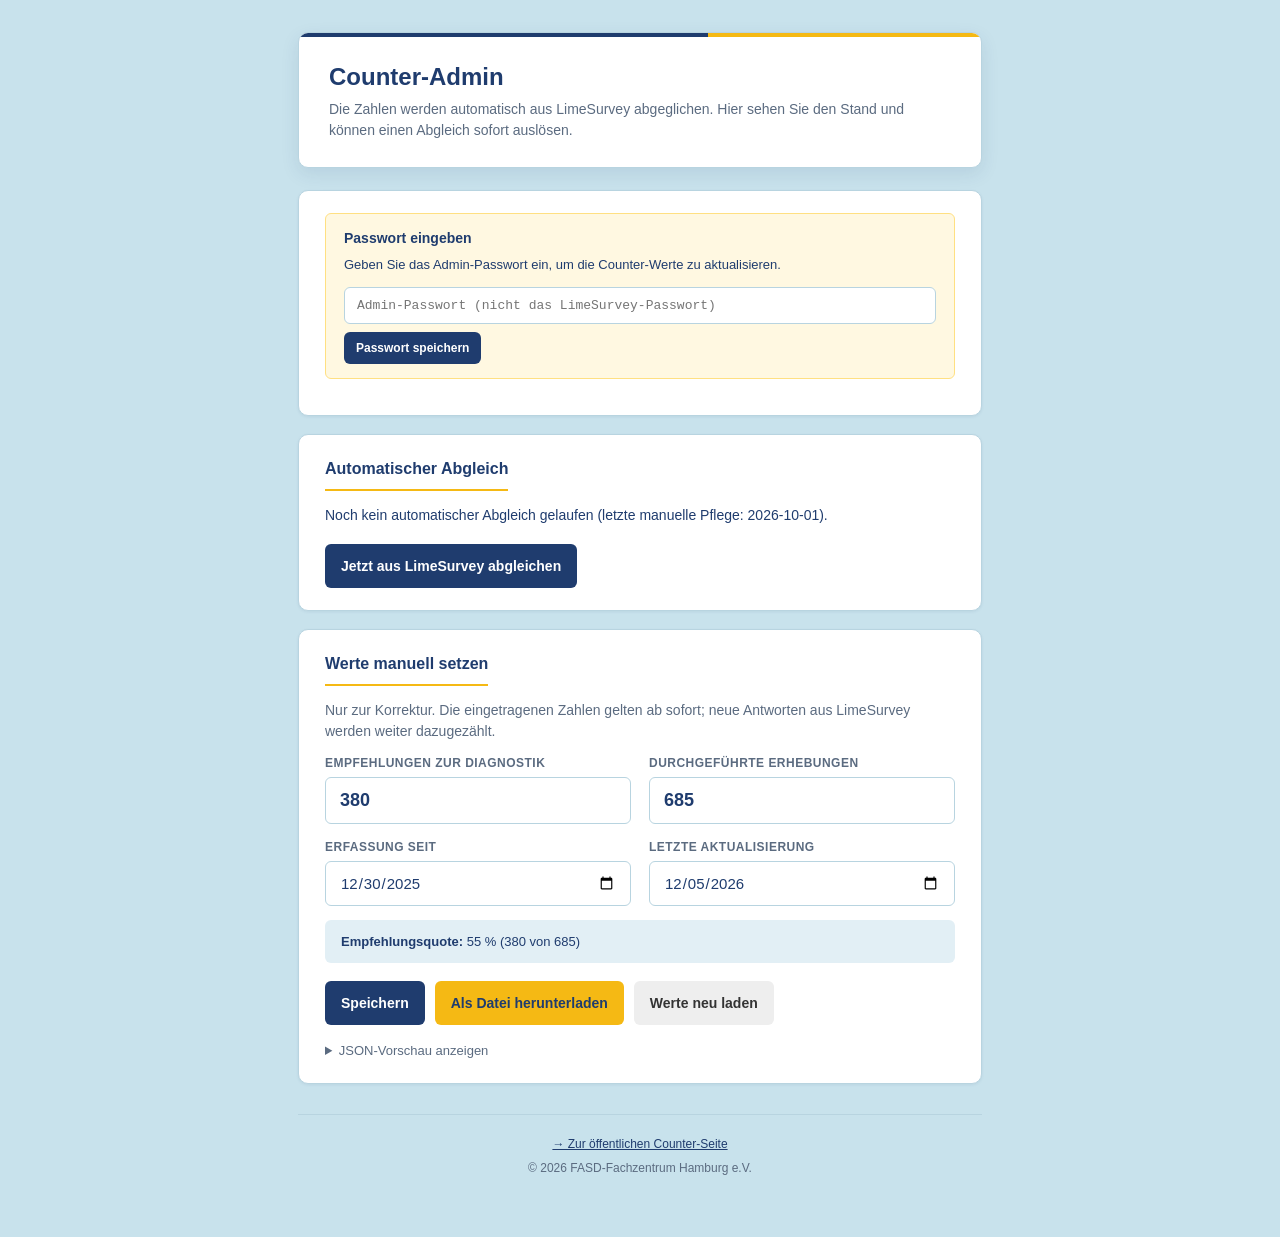
<file: docs/admin.html>
<!DOCTYPE html>
<html lang="de">
<head>
  <meta charset="UTF-8" />
  <meta name="viewport" content="width=device-width, initial-scale=1.0" />
  <meta name="robots" content="noindex,nofollow" />
  <title>FASQ.online &ndash; Counter Admin</title>
  <link rel="stylesheet" href="styles.css" />
  <style>
    .admin-page { max-width: 720px; margin: 0 auto; padding: 32px 18px 60px; }

    .admin-hero {
      background: var(--color-card-bg);
      border-radius: var(--radius);
      padding: 26px 30px;
      box-shadow: var(--shadow-md);
      border: 1px solid var(--color-border);
      position: relative;
      overflow: hidden;
      margin-bottom: 22px;
    }
    .admin-hero::before {
      content: "";
      position: absolute; top: 0; left: 0; right: 0; height: 4px;
      background: linear-gradient(90deg, var(--color-primary) 0%, var(--color-primary) 60%, var(--color-accent) 60%, var(--color-accent) 100%);
    }
    .admin-hero h1 { margin: 0 0 4px; font-size: 24px; color: var(--color-primary); font-weight: 700; }
    .admin-hero p { margin: 0; font-size: 14px; color: var(--color-muted); }

    .admin-card {
      background: var(--color-card-bg);
      border-radius: var(--radius);
      box-shadow: var(--shadow-sm);
      border: 1px solid var(--color-border);
      padding: 22px 26px;
      margin-bottom: 18px;
    }

    .admin-card h2 {
      margin: 0 0 14px;
      font-size: 16px;
      color: var(--color-primary);
      padding-bottom: 8px;
      border-bottom: 2px solid var(--color-accent);
      display: inline-block;
    }

    .admin-form {
      display: grid;
      grid-template-columns: 1fr 1fr;
      gap: 14px 18px;
    }
    @media (max-width: 540px) { .admin-form { grid-template-columns: 1fr; } }

    .admin-form label {
      display: flex;
      flex-direction: column;
      gap: 5px;
    }

    .admin-form .field-label {
      font-size: 12px;
      font-weight: 700;
      color: var(--color-muted);
      text-transform: uppercase;
      letter-spacing: 0.04em;
    }

    .admin-form input {
      padding: 12px 14px;
      border: 1px solid var(--color-border);
      border-radius: var(--radius-sm);
      font-family: inherit;
      font-size: 18px;
      font-weight: 600;
      background: white;
      color: var(--color-text);
      font-variant-numeric: tabular-nums;
    }
    .admin-form input[type="date"] { font-size: 15px; font-weight: 500; }
    .admin-form input:focus {
      outline: none;
      border-color: var(--color-primary);
      box-shadow: 0 0 0 3px rgba(31, 60, 110, 0.15);
    }

    .quote-info {
      grid-column: 1 / -1;
      background: var(--color-sky-light);
      border-radius: var(--radius-sm);
      padding: 12px 16px;
      font-size: 13px;
      color: var(--color-text);
    }
    .quote-info strong { color: var(--color-primary); }

    .admin-actions {
      display: flex;
      gap: 10px;
      flex-wrap: wrap;
      margin-top: 18px;
    }

    .status {
      margin-top: 14px;
      padding: 12px 16px;
      border-radius: var(--radius-sm);
      font-size: 14px;
      display: none;
    }
    .status.success { background: #e6f4ea; color: #1e6b32; border: 1px solid #b6dfc4; display: block; }
    .status.error { background: #fce8e8; color: #b1272a; border: 1px solid #f1b9bb; display: block; }
    .status.info { background: var(--color-sky-light); color: var(--color-primary); border: 1px solid var(--color-border); display: block; }

    .token-section {
      background: #fff8e1;
      border: 1px solid #ffe082;
      border-radius: var(--radius-sm);
      padding: 14px 18px;
      margin-bottom: 14px;
      font-size: 13px;
    }
    .token-section.ok { background: #e6f4ea; border-color: #b6dfc4; }
    .token-section h3 { margin: 0 0 6px; font-size: 14px; }
    .token-section p { margin: 0 0 8px; line-height: 1.5; }
    .token-section input[type="password"] {
      width: 100%;
      padding: 10px 12px;
      border: 1px solid var(--color-border);
      border-radius: var(--radius-sm);
      font-family: ui-monospace, SFMono-Regular, Menlo, monospace;
      font-size: 13px;
    }
    .token-section .small-actions {
      display: flex; gap: 8px; margin-top: 8px;
    }
    .btn-small {
      padding: 7px 12px;
      font-size: 12px;
      min-height: 32px;
    }

    .help-toggle {
      background: none;
      border: 0;
      color: var(--color-primary);
      cursor: pointer;
      font-size: 13px;
      text-decoration: underline;
      padding: 0;
      font-family: inherit;
    }
    .help-content {
      margin-top: 10px;
      font-size: 13px;
      line-height: 1.6;
    }
    .help-content ol { padding-left: 18px; margin: 8px 0; }
    .help-content code {
      background: #f0f3f8;
      padding: 1px 6px;
      border-radius: 3px;
      font-size: 12px;
    }

    .preview-box {
      background: #1a1f2e;
      color: #d3e0f0;
      border-radius: var(--radius-sm);
      padding: 14px 16px;
      font-family: ui-monospace, SFMono-Regular, Menlo, monospace;
      font-size: 12px;
      line-height: 1.5;
      overflow-x: auto;
      white-space: pre;
      margin-top: 12px;
    }
  </style>
</head>
<body>
  <main class="page admin-page">
    <header class="admin-hero">
      <h1>Counter-Admin</h1>
      <p>Die Zahlen werden automatisch aus LimeSurvey abgeglichen. Hier sehen Sie den Stand und können einen Abgleich sofort auslösen.</p>
    </header>

    <section class="admin-card">
      <div id="token-section" class="token-section">
        <h3 id="token-status">Passwort eingeben</h3>
        <p id="token-help-text">
          Geben Sie das Admin-Passwort ein, um die Counter-Werte zu aktualisieren.
        </p>

        <div id="token-input-row" style="margin-top: 12px;">
          <input type="password" id="token-input" name="counter-admin-key" placeholder="Admin-Passwort (nicht das LimeSurvey-Passwort)" autocomplete="new-password" data-lpignore="true" data-1p-ignore />
          <div class="small-actions">
            <button type="button" class="btn btn-primary btn-small" id="btn-save-token">Passwort speichern</button>
            <button type="button" class="btn btn-small" id="btn-clear-token" style="background:#eee;color:#333;display:none;">Passwort löschen</button>
          </div>
        </div>
      </div>
    </section>

    <section class="admin-card">
      <h2>Automatischer Abgleich</h2>
      <p id="sync-info" style="margin:0 0 12px;font-size:14px;">Stand wird geladen…</p>
      <div class="admin-actions">
        <button type="button" class="btn btn-primary" id="btn-sync">Jetzt aus LimeSurvey abgleichen</button>
      </div>
      <div class="status" id="sync-status"></div>
    </section>

    <section class="admin-card">
      <h2>Werte manuell setzen</h2>
      <p style="margin:0 0 12px;font-size:14px;color:var(--color-muted);">
        Nur zur Korrektur. Die eingetragenen Zahlen gelten ab sofort; neue Antworten aus LimeSurvey werden weiter dazugezählt.
      </p>

      <form id="admin-form" class="admin-form">
        <label>
          <span class="field-label">Empfehlungen zur Diagnostik</span>
          <input type="number" id="input-recommendations" min="0" step="1" required />
        </label>
        <label>
          <span class="field-label">Durchgeführte Erhebungen</span>
          <input type="number" id="input-assessments" min="0" step="1" required />
        </label>
        <label>
          <span class="field-label">Erfassung seit</span>
          <input type="date" id="input-since" required />
        </label>
        <label>
          <span class="field-label">Letzte Aktualisierung</span>
          <input type="date" id="input-updated" required />
        </label>

        <div class="quote-info" id="quote-info">
          <strong>Empfehlungsquote:</strong> <span id="quote-display">—</span>
        </div>
      </form>

      <div class="admin-actions">
        <button type="button" class="btn btn-primary" id="btn-save">Speichern</button>
        <button type="button" class="btn btn-accent" id="btn-download">Als Datei herunterladen</button>
        <button type="button" class="btn" id="btn-reload" style="background:#eee;color:#333;">Werte neu laden</button>
      </div>

      <div class="status" id="status"></div>

      <details style="margin-top: 16px;">
        <summary style="cursor:pointer;font-size:13px;color:var(--color-muted);">JSON-Vorschau anzeigen</summary>
        <div class="preview-box" id="json-preview"></div>
      </details>
    </section>

    <footer class="footer">
      <p><a href="counter.html" style="color:var(--color-primary);">→ Zur öffentlichen Counter-Seite</a></p>
      <p style="margin-top:6px;">&copy; <span id="current-year"></span> FASD-Fachzentrum Hamburg e.V.</p>
    </footer>
  </main>

  <script src="admin.js?v=4"></script>
</body>
</html>
</file>
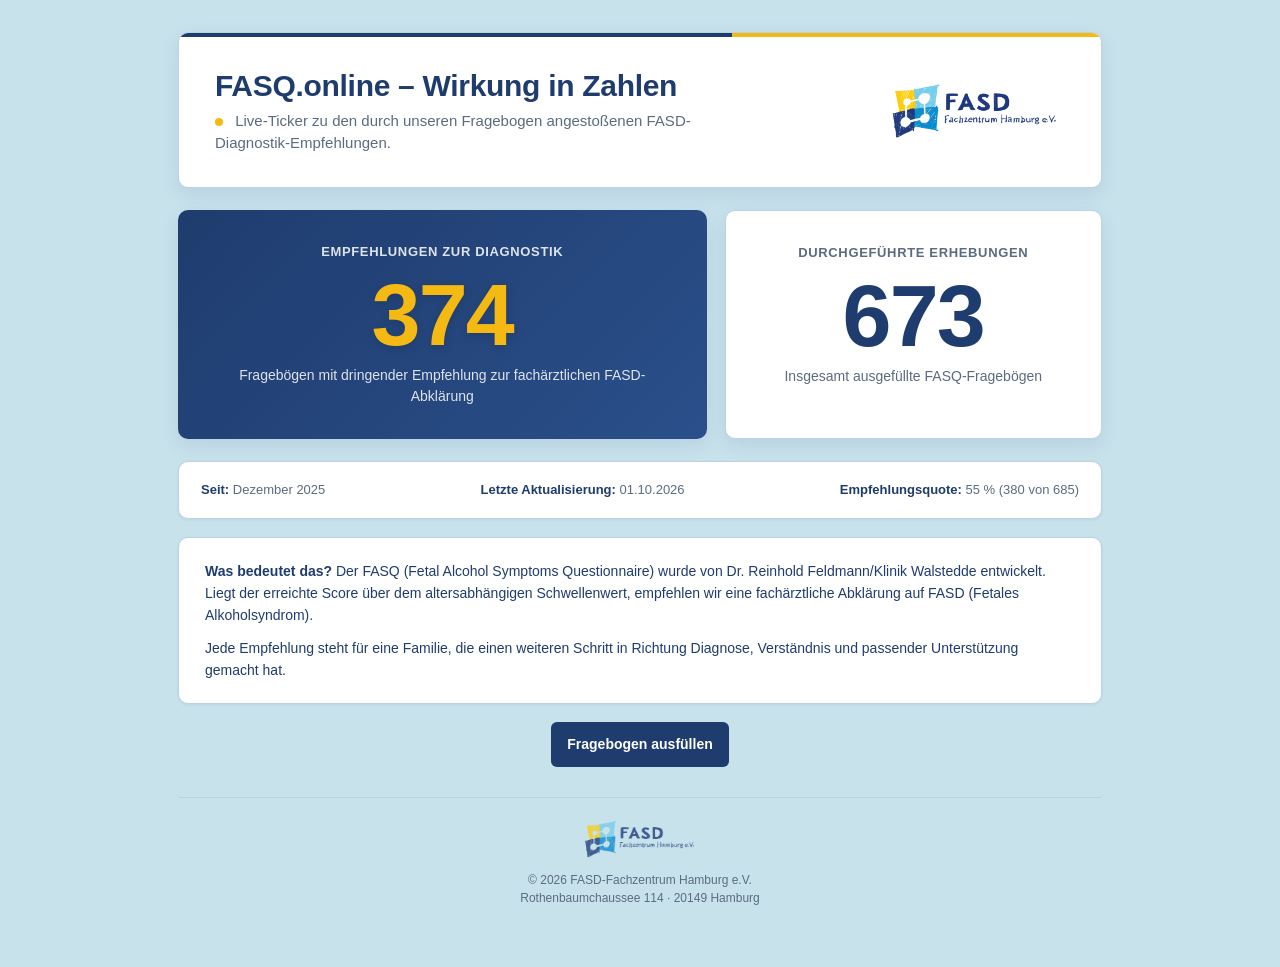
<file: docs/counter.html>
<!DOCTYPE html>
<html lang="de">
<head>
  <meta charset="UTF-8" />
  <meta name="viewport" content="width=device-width, initial-scale=1.0" />
  <title>FASQ.online &ndash; Wirkung in Zahlen</title>
  <meta name="description" content="Wie viele Empfehlungen zur FASD-Diagnostik der FASQ-Fragebogen bisher angestoßen hat." />
  <link rel="stylesheet" href="styles.css" />
  <style>
    .counter-page { max-width: 960px; margin: 0 auto; padding: 32px 18px 60px; }

    .counter-hero {
      background: var(--color-card-bg);
      border-radius: var(--radius);
      padding: 36px 36px 32px;
      box-shadow: var(--shadow-md);
      border: 1px solid var(--color-border);
      position: relative;
      overflow: hidden;
      margin-bottom: 22px;
    }
    .counter-hero::before {
      content: "";
      position: absolute; top: 0; left: 0; right: 0; height: 4px;
      background: linear-gradient(90deg, var(--color-primary) 0%, var(--color-primary) 60%, var(--color-accent) 60%, var(--color-accent) 100%);
    }
    .counter-hero-inner {
      display: flex; align-items: center; justify-content: space-between;
      gap: 24px; flex-wrap: wrap;
    }
    .counter-hero h1 {
      margin: 0 0 6px; font-size: 30px; line-height: 1.15; color: var(--color-primary);
      font-weight: 700; letter-spacing: -0.01em;
    }
    .counter-hero .subtitle { margin: 0; font-size: 15px; color: var(--color-muted); max-width: 540px; }
    .counter-hero img { max-width: 180px; height: auto; }

    .counter-grid {
      display: grid;
      grid-template-columns: 1.4fr 1fr;
      gap: 18px;
      margin-bottom: 22px;
    }
    @media (max-width: 720px) { .counter-grid { grid-template-columns: 1fr; } }

    .counter-card {
      background: var(--color-card-bg);
      border-radius: var(--radius);
      box-shadow: var(--shadow-md);
      border: 1px solid var(--color-border);
      padding: 32px 30px;
      text-align: center;
      position: relative;
    }
    .counter-card.highlight {
      background: linear-gradient(135deg, var(--color-primary) 0%, #2a4f8a 100%);
      color: white;
      border: 0;
    }
    .counter-label {
      font-size: 13px;
      letter-spacing: 0.05em;
      text-transform: uppercase;
      color: var(--color-muted);
      font-weight: 700;
      margin-bottom: 10px;
    }
    .counter-card.highlight .counter-label { color: rgba(255,255,255,0.85); }

    .counter-number {
      font-size: 88px;
      line-height: 1;
      font-weight: 800;
      color: var(--color-primary);
      margin: 6px 0;
      font-variant-numeric: tabular-nums;
      letter-spacing: -0.02em;
    }
    .counter-card.highlight .counter-number {
      color: var(--color-accent);
      text-shadow: 0 2px 8px rgba(0,0,0,0.15);
    }

    .counter-sub {
      font-size: 14px;
      color: var(--color-muted);
      margin: 6px 0 0;
      line-height: 1.5;
    }
    .counter-card.highlight .counter-sub { color: rgba(255,255,255,0.85); }

    .counter-meta {
      background: var(--color-card-bg);
      border-radius: var(--radius);
      box-shadow: var(--shadow-sm);
      border: 1px solid var(--color-border);
      padding: 18px 22px;
      font-size: 13px;
      color: var(--color-muted);
      display: flex;
      justify-content: space-between;
      flex-wrap: wrap;
      gap: 12px;
      margin-bottom: 18px;
    }
    .counter-meta strong { color: var(--color-text); }

    .counter-explanation {
      background: var(--color-card-bg);
      border-radius: var(--radius);
      box-shadow: var(--shadow-sm);
      border: 1px solid var(--color-border);
      padding: 22px 26px;
      margin-bottom: 18px;
    }
    .counter-explanation p { margin: 0 0 10px; font-size: 14px; line-height: 1.6; }
    .counter-explanation p:last-child { margin: 0; }

    .counter-cta {
      text-align: center;
      margin-top: 8px;
    }

    .pulse-dot {
      display: inline-block;
      width: 8px; height: 8px;
      border-radius: 50%;
      background: var(--color-accent);
      margin-right: 8px;
      vertical-align: middle;
      animation: pulse 1.6s ease-in-out infinite;
    }
    @keyframes pulse {
      0%, 100% { opacity: 1; transform: scale(1); }
      50% { opacity: 0.4; transform: scale(1.4); }
    }
  </style>
</head>
<body>
  <main class="page counter-page">
    <header class="counter-hero">
      <div class="counter-hero-inner">
        <div>
          <h1>FASQ.online &ndash; Wirkung in Zahlen</h1>
          <p class="subtitle">
            <span class="pulse-dot" aria-hidden="true"></span>
            Live-Ticker zu den durch unseren Fragebogen angestoßenen FASD-Diagnostik-Empfehlungen.
          </p>
        </div>
        <img src="assets/FASD_Logo-scaled.png" alt="FASD-Fachzentrum Hamburg e.V." />
      </div>
    </header>

    <section class="counter-grid">
      <div class="counter-card highlight">
        <div class="counter-label">Empfehlungen zur Diagnostik</div>
        <div class="counter-number" id="num-recommendations" data-target="0">0</div>
        <p class="counter-sub" id="recommendations-sub">Fragebögen mit dringender Empfehlung zur fachärztlichen FASD-Abklärung</p>
      </div>
      <div class="counter-card">
        <div class="counter-label">Durchgeführte Erhebungen</div>
        <div class="counter-number" id="num-assessments" data-target="0">0</div>
        <p class="counter-sub">Insgesamt ausgefüllte FASQ-Fragebögen</p>
      </div>
    </section>

    <section class="counter-meta">
      <span><strong>Seit:</strong> <span id="meta-since">&mdash;</span></span>
      <span><strong>Letzte Aktualisierung:</strong> <span id="meta-updated">&mdash;</span></span>
      <span><strong>Empfehlungsquote:</strong> <span id="meta-rate">&mdash;</span></span>
    </section>

    <section class="counter-explanation">
      <p><strong>Was bedeutet das?</strong> Der FASQ (Fetal Alcohol Symptoms Questionnaire) wurde von Dr. Reinhold Feldmann/Klinik Walstedde entwickelt. Liegt der erreichte Score über dem altersabhängigen Schwellenwert, empfehlen wir eine fachärztliche Abklärung auf FASD (Fetales Alkoholsyndrom).</p>
      <p>Jede Empfehlung steht für eine Familie, die einen weiteren Schritt in Richtung Diagnose, Verständnis und passender Unterstützung gemacht hat.</p>
    </section>

    <div class="counter-cta">
      <a class="btn btn-primary" href="https://fasd-fz-hh.limesurvey.net/655176?newtest=Y&lang=de-easy" target="_blank" rel="noopener">Fragebogen ausfüllen</a>
    </div>

    <footer class="footer">
      <img class="footer-logo" src="assets/FASD_Logo-scaled.png" alt="FASD-Fachzentrum Hamburg e.V." />
      <p>&copy; <span id="current-year"></span> FASD-Fachzentrum Hamburg e.V.<br />Rothenbaumchaussee 114 &middot; 20149 Hamburg</p>
    </footer>
  </main>

  <script src="counter.js?v=4"></script>
</body>
</html>
</file>
<file: docs/styles.css>
:root {
  /* FASD-Fachzentrum Hamburg Farbpalette */
  --color-primary: #1f3c6e;          /* Navy aus dem Logo */
  --color-primary-dark: #142a52;
  --color-accent: #f5b914;           /* Gelb aus dem Logo */
  --color-accent-dark: #d49d00;
  --color-sky: #c8e2ec;               /* Helles Pastellblau wie Webseite */
  --color-sky-light: #e2eff5;
  --color-success: #2f7a3a;
  --color-warning: #c67a00;
  --color-text: #1f3c6e;
  --color-muted: #5b6b80;
  --color-border: #b8d4e0;
  --color-bg: #c8e2ec;
  --color-card-bg: #ffffff;
  --radius: 10px;
  --radius-sm: 6px;
  --shadow-sm: 0 1px 3px rgba(31, 60, 110, 0.08);
  --shadow-md: 0 6px 18px rgba(31, 60, 110, 0.10);
  --font: "Helvetica Neue", -apple-system, BlinkMacSystemFont, "Segoe UI", Arial, Helvetica, sans-serif;
}

* { box-sizing: border-box; }

html, body {
  margin: 0;
  padding: 0;
  font-family: var(--font);
  color: var(--color-text);
  background: var(--color-bg);
  line-height: 1.5;
  -webkit-font-smoothing: antialiased;
}

.page { max-width: 860px; margin: 0 auto; padding: 24px 18px 60px; }

.hero {
  background: var(--color-card-bg);
  border-radius: var(--radius);
  padding: 28px 32px;
  margin-bottom: 18px;
  box-shadow: var(--shadow-md);
  border: 1px solid var(--color-border);
  position: relative;
  overflow: hidden;
}

.hero::before {
  content: "";
  position: absolute;
  top: 0; left: 0; right: 0;
  height: 4px;
  background: linear-gradient(90deg, var(--color-primary) 0%, var(--color-primary) 60%, var(--color-accent) 60%, var(--color-accent) 100%);
}

.hero-inner {
  display: flex;
  align-items: center;
  justify-content: space-between;
  gap: 20px;
  flex-wrap: wrap;
}

.hero-text h1 { margin: 0 0 6px; font-size: 30px; line-height: 1.15; color: var(--color-primary); letter-spacing: -0.01em; font-weight: 700; }
.hero-text .subtitle { margin: 0; font-size: 15px; color: var(--color-muted); }
.hero-logo img { max-width: 200px; height: auto; }

.card {
  background: var(--color-card-bg);
  border: 1px solid var(--color-border);
  border-radius: var(--radius);
  padding: 20px 24px;
  margin-bottom: 18px;
  box-shadow: var(--shadow-sm);
}

.card-title {
  margin: 0 0 14px;
  font-size: 17px;
  font-weight: 700;
  color: var(--color-primary);
  padding-bottom: 10px;
  border-bottom: 2px solid var(--color-accent);
  display: inline-block;
}

.person-grid { display: grid; grid-template-columns: repeat(2, 1fr); gap: 10px 24px; margin: 0; }
.person-grid > div { display: grid; grid-template-columns: 130px 1fr; gap: 8px; align-items: baseline; padding: 4px 0; }
.person-grid dt { color: var(--color-muted); font-weight: 600; font-size: 13px; }
.person-grid dd { margin: 0; font-size: 14px; word-break: break-word; }

@media (max-width: 600px) { .person-grid { grid-template-columns: 1fr; } }

.result-card {
  display: grid;
  grid-template-columns: 200px 1fr;
  border: 1px solid var(--color-border);
  border-radius: var(--radius);
  overflow: hidden;
  margin-bottom: 18px;
  box-shadow: var(--shadow-md);
  background: var(--color-card-bg);
}

@media (max-width: 600px) { .result-card { grid-template-columns: 1fr; } }

.result-score {
  background: var(--color-primary);
  color: white;
  padding: 20px;
  display: flex;
  flex-direction: column;
  justify-content: center;
}

.result-label {
  font-size: 12px;
  text-transform: uppercase;
  letter-spacing: 0.05em;
  font-weight: 700;
  opacity: 0.9;
  margin-bottom: 6px;
}

.result-value { font-size: 56px; font-weight: 800; line-height: 1; }

.result-text { padding: 20px; display: flex; flex-direction: column; justify-content: center; }
.result-recommendation { margin: 0 0 8px; font-size: 20px; font-weight: 700; }
.result-recommendation.positive { color: var(--color-accent-dark); }
.result-recommendation.negative { color: var(--color-success); }
.result-description { margin: 0; font-size: 14px; line-height: 1.55; }

.thanks-section p { margin: 0 0 8px; font-size: 14px; }
.funding-logo { margin-top: 10px; max-width: 160px; height: auto; }

.actions-section {
  background: var(--color-card-bg);
  border: 1px solid var(--color-border);
  border-radius: var(--radius);
  padding: 20px 24px;
  margin-bottom: 18px;
  box-shadow: var(--shadow-sm);
}

.actions-section .card-title { margin-bottom: 16px; }

.email-input-row {
  display: flex;
  flex-direction: column;
  gap: 6px;
  margin-bottom: 14px;
}

.email-input-row input[type="email"] {
  padding: 11px 14px;
  border: 1px solid var(--color-border);
  border-radius: var(--radius-sm);
  font-family: inherit;
  font-size: 14px;
  background: white;
  color: var(--color-text);
  max-width: 420px;
}

.email-input-row input[type="email"]:focus {
  outline: none;
  border-color: var(--color-primary);
  box-shadow: 0 0 0 3px rgba(31, 60, 110, 0.15);
}

.actions-grid {
  display: grid;
  grid-template-columns: repeat(auto-fit, minmax(220px, 1fr));
  gap: 10px;
  margin-bottom: 12px;
}

.btn {
  display: inline-flex;
  align-items: center;
  justify-content: center;
  padding: 12px 16px;
  border-radius: var(--radius-sm);
  border: 0;
  font-family: inherit;
  font-size: 14px;
  font-weight: 700;
  cursor: pointer;
  text-decoration: none;
  text-align: center;
  transition: background 0.15s ease, transform 0.05s ease;
  min-height: 44px;
}

.btn-primary { background: var(--color-primary); color: white; }
.btn-primary:hover { background: var(--color-primary-dark); }
.btn-primary:active { transform: translateY(1px); }

.btn-accent { background: var(--color-accent); color: var(--color-primary); }
.btn-accent:hover { background: var(--color-accent-dark); color: white; }

.actions-hint { margin: 0; font-size: 12px; color: var(--color-muted); line-height: 1.5; }
.actions-hint strong { color: var(--color-text); }

.empfehlung-form-grid {
  display: grid;
  grid-template-columns: repeat(auto-fit, minmax(220px, 1fr));
  gap: 12px 14px;
  margin-bottom: 14px;
}

.empfehlung-form-grid label {
  display: flex;
  flex-direction: column;
  gap: 4px;
}

.form-label {
  font-size: 12px;
  font-weight: 600;
  color: var(--color-muted);
  text-transform: uppercase;
  letter-spacing: 0.03em;
}

.empfehlung-form-grid input[type="text"],
.empfehlung-form-grid input[type="date"],
.empfehlung-form-grid select {
  padding: 10px 12px;
  border: 1px solid var(--color-border);
  border-radius: var(--radius-sm);
  font-family: inherit;
  font-size: 14px;
  background: white;
  color: var(--color-text);
}

.empfehlung-form-grid input:focus,
.empfehlung-form-grid select:focus {
  outline: none;
  border-color: var(--color-accent);
  box-shadow: 0 0 0 3px rgba(37, 99, 235, 0.15);
}

.btn-large { padding: 14px 22px; font-size: 15px; }

.muted { color: var(--color-muted); font-size: 13px; margin: 0 0 12px; }

.visually-hidden {
  position: absolute; width: 1px; height: 1px; padding: 0; margin: -1px;
  overflow: hidden; clip: rect(0,0,0,0); white-space: nowrap; border: 0;
}

.footer { text-align: center; font-size: 12px; color: var(--color-muted); margin-top: 30px; padding-top: 20px; border-top: 1px solid var(--color-border); }
.footer-logo { max-width: 120px; height: auto; opacity: 0.8; margin: 0 auto 10px; display: block; }
.footer p { margin: 0; line-height: 1.5; }

@media print {
  body { background: white; }
  .page { padding: 0; max-width: 100%; }
  .no-print { display: none !important; }
  .card, .hero, .result-card { box-shadow: none; border-color: #cccccc; break-inside: avoid; }
  @page { size: portrait; margin: 1.5cm; }
}

/* =========================================
   EMPFEHLUNGSSCHREIBEN (Druck-Layout, 1:1)
   ========================================= */
.letter-page {
  background: white;
  font-family: "Helvetica Neue", Helvetica, Arial, sans-serif;
  color: #000;
  margin: 0;
  padding: 0;
}

.letter {
  max-width: 18cm;
  margin: 1cm auto;
  padding: 0 1cm;
  font-size: 10pt;
  line-height: 1.35;
  color: #000;
}

.letter-letterhead {
  text-align: center;
  margin-bottom: 0.8cm;
}

.letter-logo {
  max-width: 140px;
  height: auto;
  display: inline-block;
}

.letter-address-line {
  margin-top: 2px;
  font-size: 9pt;
  color: #000;
}

.letter-recipient {
  margin: 0 0 0.5cm;
  font-size: 9.5pt;
  line-height: 1.35;
}

.letter-date {
  text-align: right;
  margin: 0 0 0.4cm;
  font-size: 9.5pt;
}

.letter-title {
  font-size: 14pt;
  font-weight: 700;
  margin: 0 0 0.3cm;
  color: #000;
  text-align: left;
}

.letter-salutation {
  margin: 0 0 0.25cm;
}

.letter p {
  margin: 0 0 0.25cm;
  text-align: justify;
}

.letter-score {
  text-align: center;
  margin: 0.25cm 0 !important;
}

.letter-recommendation {
  font-weight: 700;
}

.letter-greeting {
  margin-top: 0.3cm !important;
  font-weight: 700;
}

.letter-signature {
  margin-top: 0.6cm;
}

.letter-signature p {
  margin: 0 0 2px;
  text-align: left !important;
  line-height: 1.3;
}

.letter-signature-name { font-weight: 700; }
.letter-signature-role { font-style: italic; }
.letter-signature-contact a {
  color: #1d4ed8;
  text-decoration: none;
}

@media print {
  .letter-page { background: white; }
  .letter {
    margin: 0 auto;
    padding: 0;
    max-width: 100%;
  }
  @page { size: A4 portrait; margin: 1.5cm 2cm; }
}
</file>
